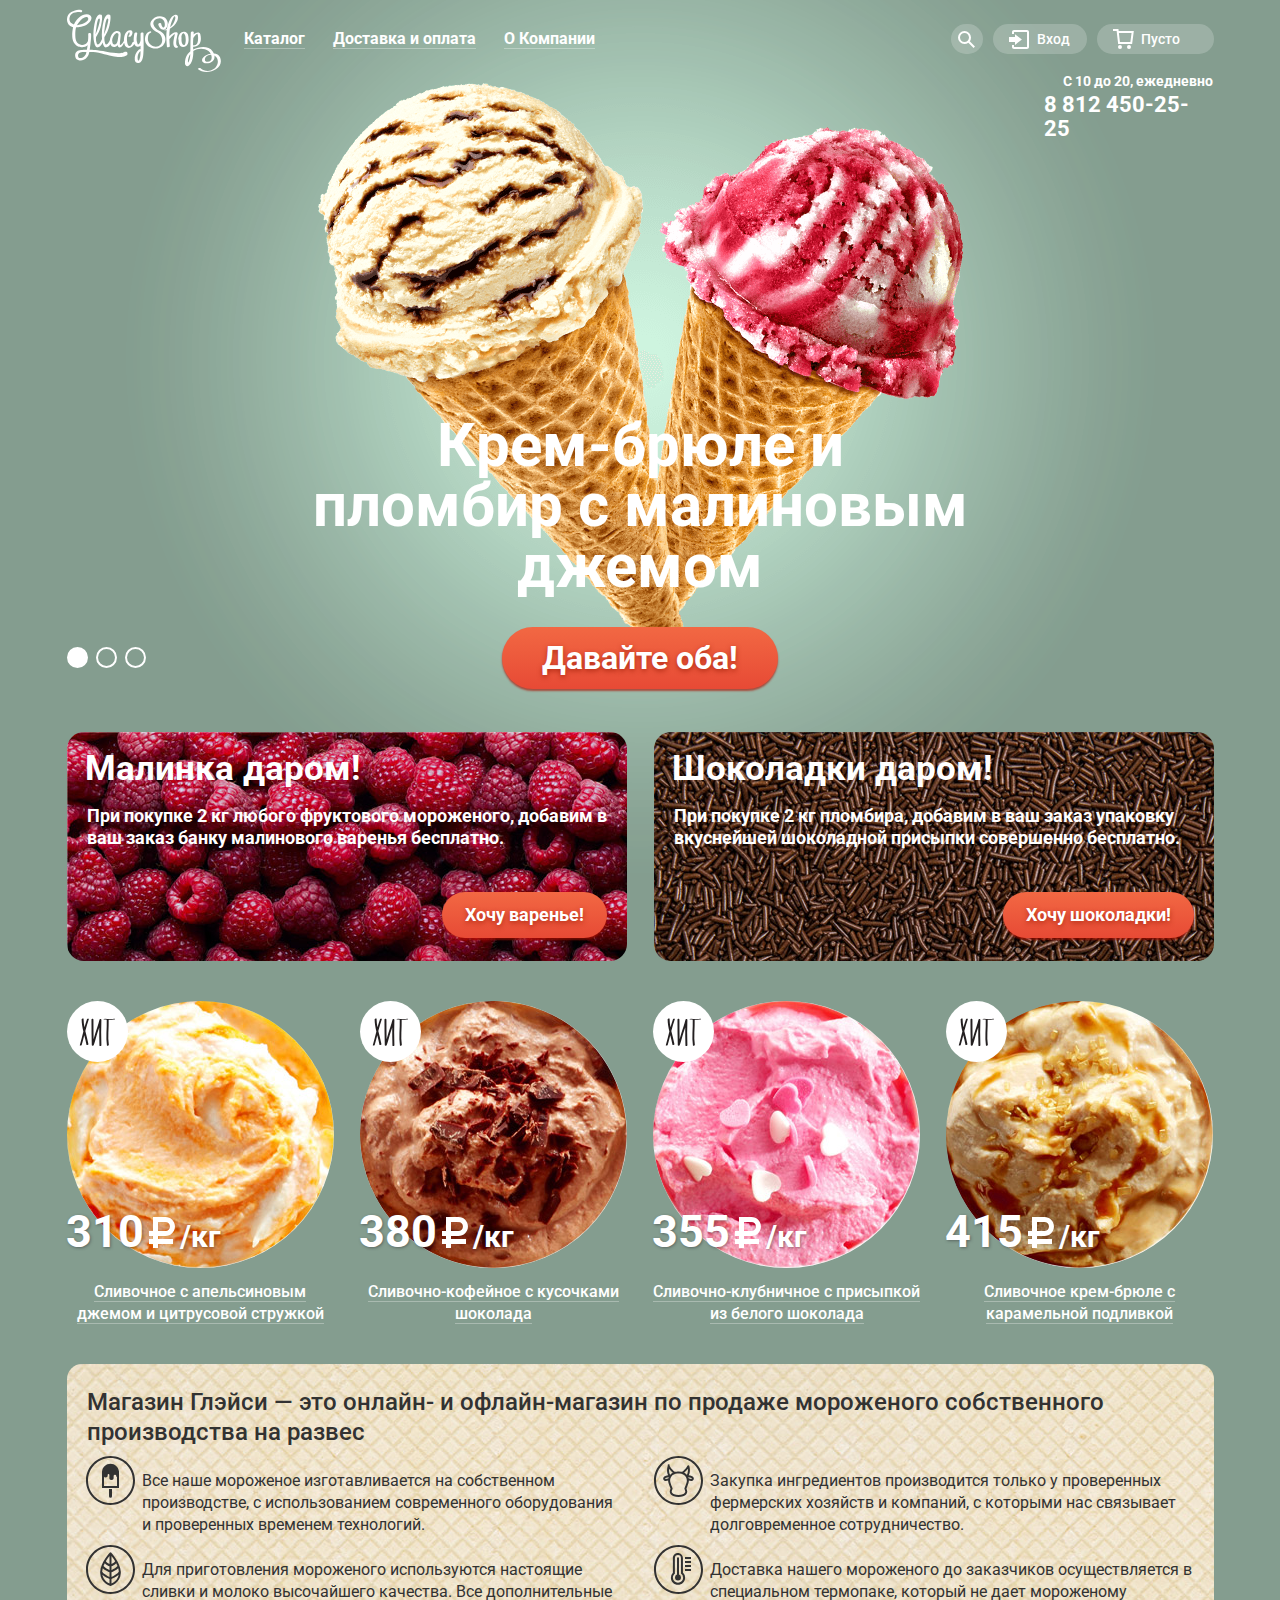
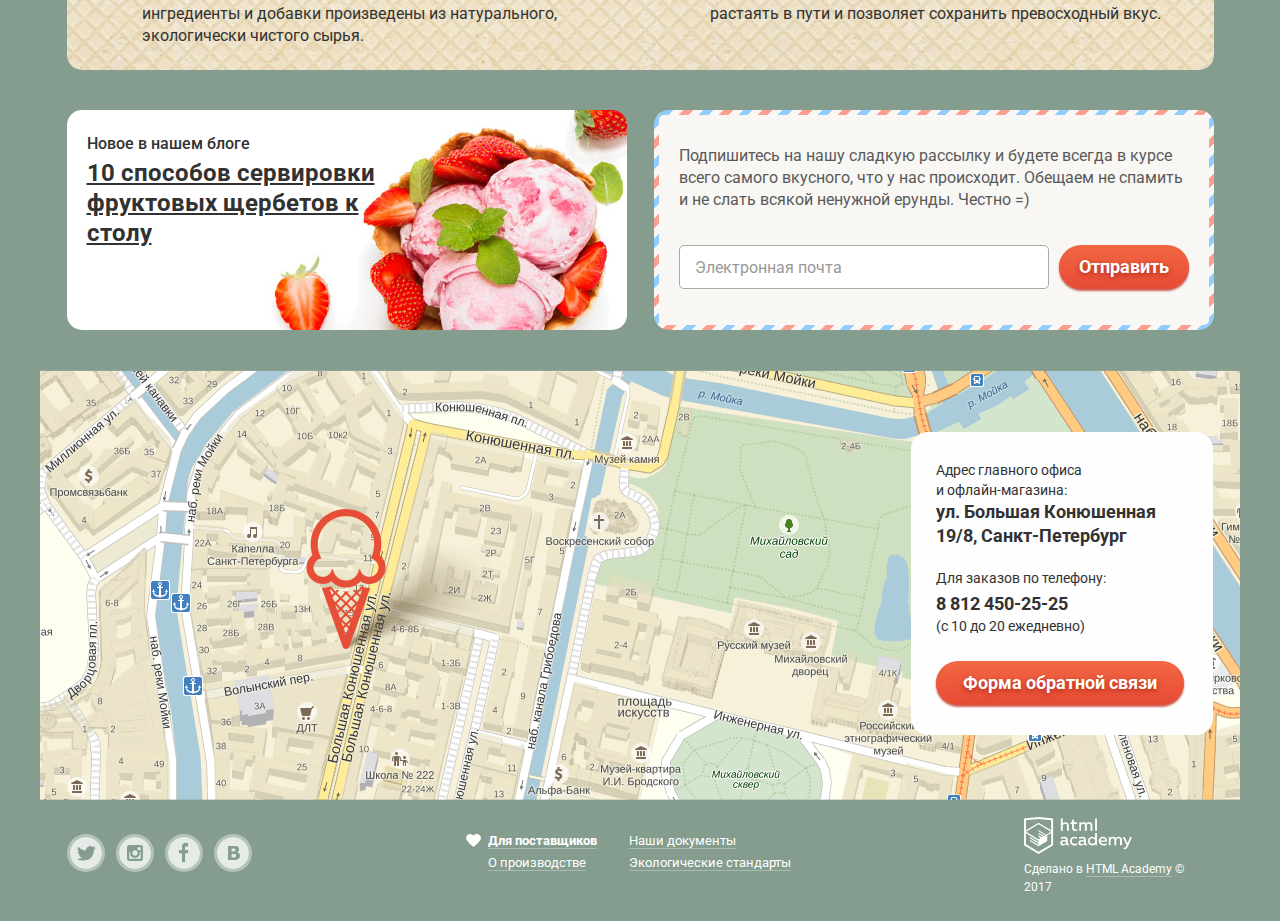
<file: index.html>
<!DOCTYPE html>
<html lang="ru">
<head>
  <meta charset="utf-8">
  <title>HTML Academy: Глейси</title>
  <link href="https://fonts.googleapis.com/css?family=Roboto:400,500,700&amp;subset=cyrillic" rel="stylesheet">
  <link href="css/normalize.css" rel="stylesheet">
  <link href="css/style.min.css" rel="stylesheet">
</head>
<body>
  <input class="visually-hidden" type="radio" id="product-1" name="toggle" checked>
  <input class="visually-hidden" type="radio" id="product-2" name="toggle">
  <input class="visually-hidden" type="radio" id="product-3" name="toggle">
  <div class="site-wrapper">
    <header class="main-header">
      <div class="container">
        <nav class="main-navigation">
          <a class="wrapper-logo">
            <img class="main-header-logo" src="img/svg-gllacy/logo.svg" width="154" height="64" alt="Логотип магазина Глейси">
          </a>
          <ul class="site-navigation">
            <li>
              <a class="site-navigation-link modal-catalog-link" href="#"><span class="underline-wrapper">Каталог</span></a>
              <ul class="modal modal-catalog-list">
                <li class="modal-catalog-item"><a href="#">Новинки</a></li>
                <li class="modal-catalog-item"><a href="catalog.html">Сливочное</a></li>
                <li class="modal-catalog-item"><a href="#">Щербеты</a></li>
                <li class="modal-catalog-item"><a href="#">Фруктовый лед</a></li>
                <li class="modal-catalog-item"><a href="#">Мелорин</a></li>
              </ul>
            </li>
            <li><a class="site-navigation-link" href="#"><span class="underline-wrapper">Доставка и оплата</span></a></li>
            <li><a class="site-navigation-link" href="#"><span class="underline-wrapper">О Компании</span></a></li>
          </ul>
          <ul class="user-navigation">
            <li class="user-navigation-search">
              <a class="search user-navigation-link" href="#"><svg xmlns="http://www.w3.org/2000/svg" xmlns:xlink="http://www.w3.org/1999/xlink" width="17" height="17" viewBox="0 0 17 17"><path fill="#fff" d="M16.958 15.527L11.75 10.32A6.455 6.455 0 0 0 13 6.5 6.5 6.5 0 1 0 6.5 13a6.465 6.465 0 0 0 3.839-1.263l5.205 5.204 1.414-1.414zM6.5 11C4.019 11 2 8.981 2 6.5S4.019 2 6.5 2 11 4.019 11 6.5 8.981 11 6.5 11z"/></svg>
                <span class="visually-hidden">Поиск</span>
              </a>
              <form class="modal modal-search-form" action="https://echo.htmlacademy.ru" method="post">
                <p class="text-input">
                  <input class="text-input-field" type="search" name="modal-search" id="modal-search-field" placeholder="Что ищем?">
                  <label class="text-input-label visually-hidden" for="modal-search-field">Что ищем?</label>                  
                </p>
              </form>
            </li>
            <li class="user-navigation-login">
              <a class="user-navigation-link" href="#"><svg xmlns="http://www.w3.org/2000/svg" xmlns:xlink="http://www.w3.org/1999/xlink" width="21" height="19" viewBox="0 0 21 19"><path d="M6 14.875L12.917 9.5 6 4.125v2.917H-.042v4.917H6z" fill="#fff"/><path d="M18 0H5C3.9 0 3 .9 3 2v2h2V2h13v15H5v-2H3v2c0 1.1.9 2 2 2h13c1.1 0 2-.9 2-2V2c0-1.1-.9-2-2-2z" fill="#fff"/></svg>Вход</a>
              <section class="modal modal-login">
                <h2 class="visually-hidden">Пожалуйста, введите электронную почту и пароль или зарегистрируйтесь</h2>
                <form class="modal-login-form" action="https://echo.htmlacademy.ru" method="post">
                  <p class="text-input">
                    <input class="text-input-field" type="email" name="login-email" id="login-email-field" placeholder="Электронная почта">
                    <label class="text-input-label visually-hidden" for="login-email-field">Электронная почта</label>                    
                  </p>
                  <p class="text-input">
                    <input class="text-input-field" type="password" name="login-password" id="login-password-field" placeholder="Пароль">
                    <label class="text-input-label visually-hidden" for="login-password-field">Пароль</label>
                  </p>
                  <div class="modal-login-container">
                    <button class="button" type="submit">Войти</button>
                    <div class="link-wrapper">
                      <a href="#"><span class="underline-wrapper">Забыли пароль?</span></a>
                      <a href="#"><span class="underline-wrapper">Новая регистрация</span></a>
                    </div>
                  </div>
                </form>
              </section>
            </li>
            <li class="user-navigation-cart">
              <a class="cart user-navigation-link" href="#"><svg xmlns="http://www.w3.org/2000/svg" width="21" height="20" viewBox="0 0 21 20"><path d="M5.657 2.031L5.422 0H0v2h3.64l1.5 13h13.988l1.699-12.969H5.657zM17.372 13H6.922L5.888 4.031h12.66L17.372 13z" fill="#fff"/><circle cx="6.984" cy="18" r="2" fill="#fff"/><circle cx="15.984" cy="18" r="2" fill="#fff"/></svg>Пусто</a>
            </li>
          </ul>
        </nav>
        <div class="wrapper-add-information">
          <p class="open-hours">C 10 до 20, ежедневно</p>
          <a href="tel:+88124502525">8 812 450-25-25</a>
        </div>
      </div>
    </header>
    <h1 class="visually-hidden">Магазин "Глейси"</h1>
    <main>
      <div class="container">
        <section class="slider">
          <h2 class="visually-hidden">Лучшие предложения!</h2>
          <div class="slider-controls">
            <label for="product-1"><span class="visually-hidden">Первый</span></label>
            <label for="product-2"><span class="visually-hidden">Второй</span></label>
            <label for="product-3"><span class="visually-hidden">Третий</span></label>
          </div>
          <ul class="slider-list">
            <li class="slider-item slide" id="slide1">
              <h3 class="slide-title">Крем-брюле и пломбир с малиновым джемом</h3>
              <a class="button button-large slide-button" href="#">Давайте оба!</a>
            </li>
            <li class="slider-item slide" id="slide2">
              <h3 class="slide-title">Шоколадный пломбир и лимонный сорбет </h3>
              <a class="button button-large slide-button" href="#">Давайте оба!</a>
            </li>
            <li class="slider-item slide" id="slide3">
              <h3 class="slide-title">Пломбир с помадкой и клубничный щербет</h3>
              <a class="button button-large slide-button" href="#">Давайте оба!</a>
            </li>
          </ul>
        </section>
        <section class="promotion">
          <h2 class="visually-hidden">Акции</h2>
          <ul class="promotion-list">
            <li class="promotion-item">
              <h3>Малинка даром!</h3>
              <p>При покупке 2 кг любого фруктового мороженого, добавим в ваш заказ банку малинового варенья бесплатно.</p>
              <a class="button">Хочу варенье!</a>
            </li>
            <li class="promotion-item">
              <h3>Шоколадки даром!</h3>
              <p>При покупке 2 кг пломбира, добавим в ваш заказ упаковку вкуснейшей шоколадной присыпки совершенно бесплатно.</p>
              <a class="button">Хочу шоколадки!</a>
            </li>
          </ul>
        </section>
        <section class="catalog hit-catalog">
          <h2 class="visually-hidden">Каталог</h2>
          <ul class="catalog-list">
            <li class="catalog-item">
              <img src="img/ice-cream-1.jpg" width="267" height="267" alt="Сливочное с апельсиновым джемом и цитрусовой стружкой">
              <span class="price">
                <b>310</b>
                <span>/кг</span>
              </span>
              <h3><a href="#"><span class="underline-wrapper">Сливочное с апельсиновым джемом и цитрусовой стружкой</span></a></h3>
              <div class="button-wrapper"><button class="button">Быстрый просмотр</button></div>
            </li>
            <li class="catalog-item">
              <img src="img/ice-cream-2.jpg" width="267" height="267" alt="Сливочно-кофейное с кусочками шоколада">
              <span class="price">
                <b>380</b>
                <span>/кг</span>
              </span>
              <h3><a href="#"><span class="underline-wrapper">Сливочно-кофейное с кусочками шоколада</span></a></h3>
              <div class="button-wrapper"><button class="button">Быстрый просмотр</button></div>
            </li>
            <li class="catalog-item">
              <img src="img/ice-cream-3.jpg" width="267" height="267" alt="Сливочно-клубничное с присыпкой из белого шоколада">
              <span class="price">
                <b>355</b>
                <span>/кг</span>
              </span>
              <h3><a href="#"><span class="underline-wrapper">Сливочно-клубничное с присыпкой из белого шоколада</span></a></h3>
              <div class="button-wrapper"><button class="button">Быстрый просмотр</button></div>
            </li>
            <li class="catalog-item">
              <img src="img/ice-cream-4.jpg" width="267" height="267" alt="Сливочное крем-брюле с карамельной подливкой">
              <span class="price">
                <b>415</b>
                <span>/кг</span>
              </span>
              <h3><a href="#"><span class="underline-wrapper">Сливочное крем-брюле с карамельной подливкой</span></a></h3>
              <div class="button-wrapper"><button class="button">Быстрый просмотр</button></div>
            </li>
          </ul>
        </section>
        <section class="features">
          <h2 class="visually-hidden">Преимущества</h2>
          <p class="gllacy-description">Магазин Глэйси — это онлайн- и офлайн-магазин по продаже мороженого собственного производства на развес</p>
          <ul class="features-list">
            <li class="feature-item">Все наше мороженое изготавливается на собственном производстве, с использованием современного оборудования и проверенных временем технологий.</li>
            <li class="feature-item">Закупка ингредиентов  производится только у проверенных фермерских хозяйств и компаний, с которыми нас связывает долговременное сотрудничество.</li>
            <li class="feature-item">Для приготовления мороженого используются настоящие сливки и молоко высочайшего качества. Все дополнительные ингредиенты и добавки произведены из натурального, экологически чистого сырья. </li>
            <li class="feature-item">Доставка нашего мороженого до заказчиков осуществляется в специальном термопаке, который не дает мороженому растаять в пути и позволяет сохранить превосходный вкус.</li>
          </ul>
        </section>
        <div class="column-wrapper">
          <article class="blog-news">
            <h2>Новое в нашем блоге</h2>
            <a href="#">10 способов сервировки фруктовых щербетов к столу</a>
          </article>
          <section class="subscription">
            <h2 class="visually-hidden">Подписка на рассылку</h2>
            <form class="subscription-form" action="https://echo.htmlacademy.ru" method="post">
              <p class="subscription-description">Подпишитесь на нашу сладкую рассылку и будете всегда в курсе всего самого вкусного, что у нас происходит. Обещаем не спамить и не слать всякой ненужной ерунды. Честно =)</p>
              <div class="wrapper">
                <p class="text-input">
                  <input class="text-input-field" type="email" name="subscription-email" id="subscription-email-field" placeholder="Электронная почта">
                  <label class="text-input-label visually-hidden" for="subscription-email-field">Электронная почта</label>
                </p> 
                <button class="button" type="submit">Отправить</button>
              </div>
            </form>
          </section>
        </div>
      </div>
      <section class="contacts">
        <h2 class="visually-hidden">Контакты</h2>
        <div class="map-wrapper">
          <iframe class="interactive-map" src="https://www.google.com/maps/embed?pb=!1m18!1m12!1m3!1d1998.59910436516!2d30.320894615654417!3d59.93879418187623!2m3!1f0!2f0!3f0!3m2!1i1024!2i768!4f13.1!3m3!1m2!1s0x4696310fca5ba729%3A0xea9c53d4493c879f!2z0JHQvtC70YzRiNCw0Y8g0JrQvtC90Y7RiNC10L3QvdCw0Y8g0YPQuy4sIDE5LCDQodCw0L3QutGCLdCf0LXRgtC10YDQsdGD0YDQsywgMTkxMTg2!5e0!3m2!1sru!2sru!4v1522777950196" width="1200" height="430" style="border:0" allowfullscreen></iframe>
          <img class="map-image visually-hidden" src="img/map.png" width="1200" height="430" alt="Мы находимся по адресу ул. Большая Конюшенная 19/8, Санкт-Петербург">
          <div class="contacts-wrapper">
            <div class="contact-information">
              <p class="adress">Адрес главного офиса<br>и офлайн-магазина:<br><b>ул. Большая Конюшенная 19/8, Санкт-Петербург</b></p>
              <p class="phone">Для заказов по телефону:<br><a href="tel:+88124502525">8 812 450-25-25</a><br>(с 10 до 20 ежедневно)</p>
            </div>
            <a class="button feedback-button" href="#">Форма обратной связи</a>
          </div>
        </div>
      </section>
    </main>
    <footer class="main-footer">
      <ul class="footer-social">
        <li><a class="social-button social-tw" href="#"><span class="visually-hidden">Twitter</span></a></li>
        <li><a class="social-button social-ig" href="#"><span class="visually-hidden">Instagram</span></a></li>
        <li><a class="social-button social-fb" href="#"><span class="visually-hidden">Facebook</span></a></li>
        <li><a class="social-button social-vk" href="#"><span class="visually-hidden">Вконтакте</span></a></li>
      </ul>
      <div class="footer-info-wrapper">
        <ul class="footer-info footer-links-part">
          <li><a class="active" href="#"><span class="underline-wrapper">Для поставщиков</span></a></li>
          <li><a href="#"><span class="underline-wrapper">О производстве</span></a></li>
        </ul>
        <ul class="footer-info footer-links-part">
          <li><a href="#"><span class="underline-wrapper">Наши документы</span></a></li>
          <li><a href="#"><span class="underline-wrapper">Экологические стандарты</span></a></li>
        </ul>
      </div>
      <div class="footer-copyright">
        <a href="https://htmlacademy.ru/intensive/htmlcss"><img src="img/svg-gllacy/logo-htmlacademy.svg" width="108" height="39" alt="Логотип HTML-академии"></a>
        <p>Сделано в <a href="https://htmlacademy.ru/intensive/htmlcss"><span class="underline-wrapper">HTML Academy</span></a> © 2017</p>
      </div>
    </footer>
    <section class="modal modal-feedback">
      <h2 class="visually-hidden">Обратная связь</h2>
      <p>Мы обязательно вам ответим!</p>
      <form class="modal-feedback-form" action="https://echo.htmlacademy.ru" method="post">
        <p class="text-input">
          <input class="text-input-field" type="text" name="feedback-name" id="feedback-name-field" placeholder="Как вас зовут?">
          <label class="text-input-label visually-hidden" for="feedback-name-field">Как вас зовут?</label>          
        </p>
        <p class="text-input">
          <input class="text-input-field" type="email" name="feedback-email" id="feedback-email-field" placeholder="Ваша почта для ответа?">
          <label class="text-input-label visually-hidden" for="feedback-email-field">Ваша почта для ответа?</label>          
        </p>
        <p class="text-input review">
          <textarea class="text-input-field" name="feedback-text" id="feedback-text-field" required>Напишите что-нибудь...</textarea>
          <label class="text-input-label visually-hidden" for="feedback-text-field">Напишите что-нибудь...</label>
        </p>
        <button class="button" type="submit">Отправить</button>
      </form>
      <button class="modal-close"><span class="visually-hidden">Закрыть окно с обратной связью</span></button>
    </section>
  </div>
  <script src="js/scripts.min.js"></script>
</body>
</html>
</file>
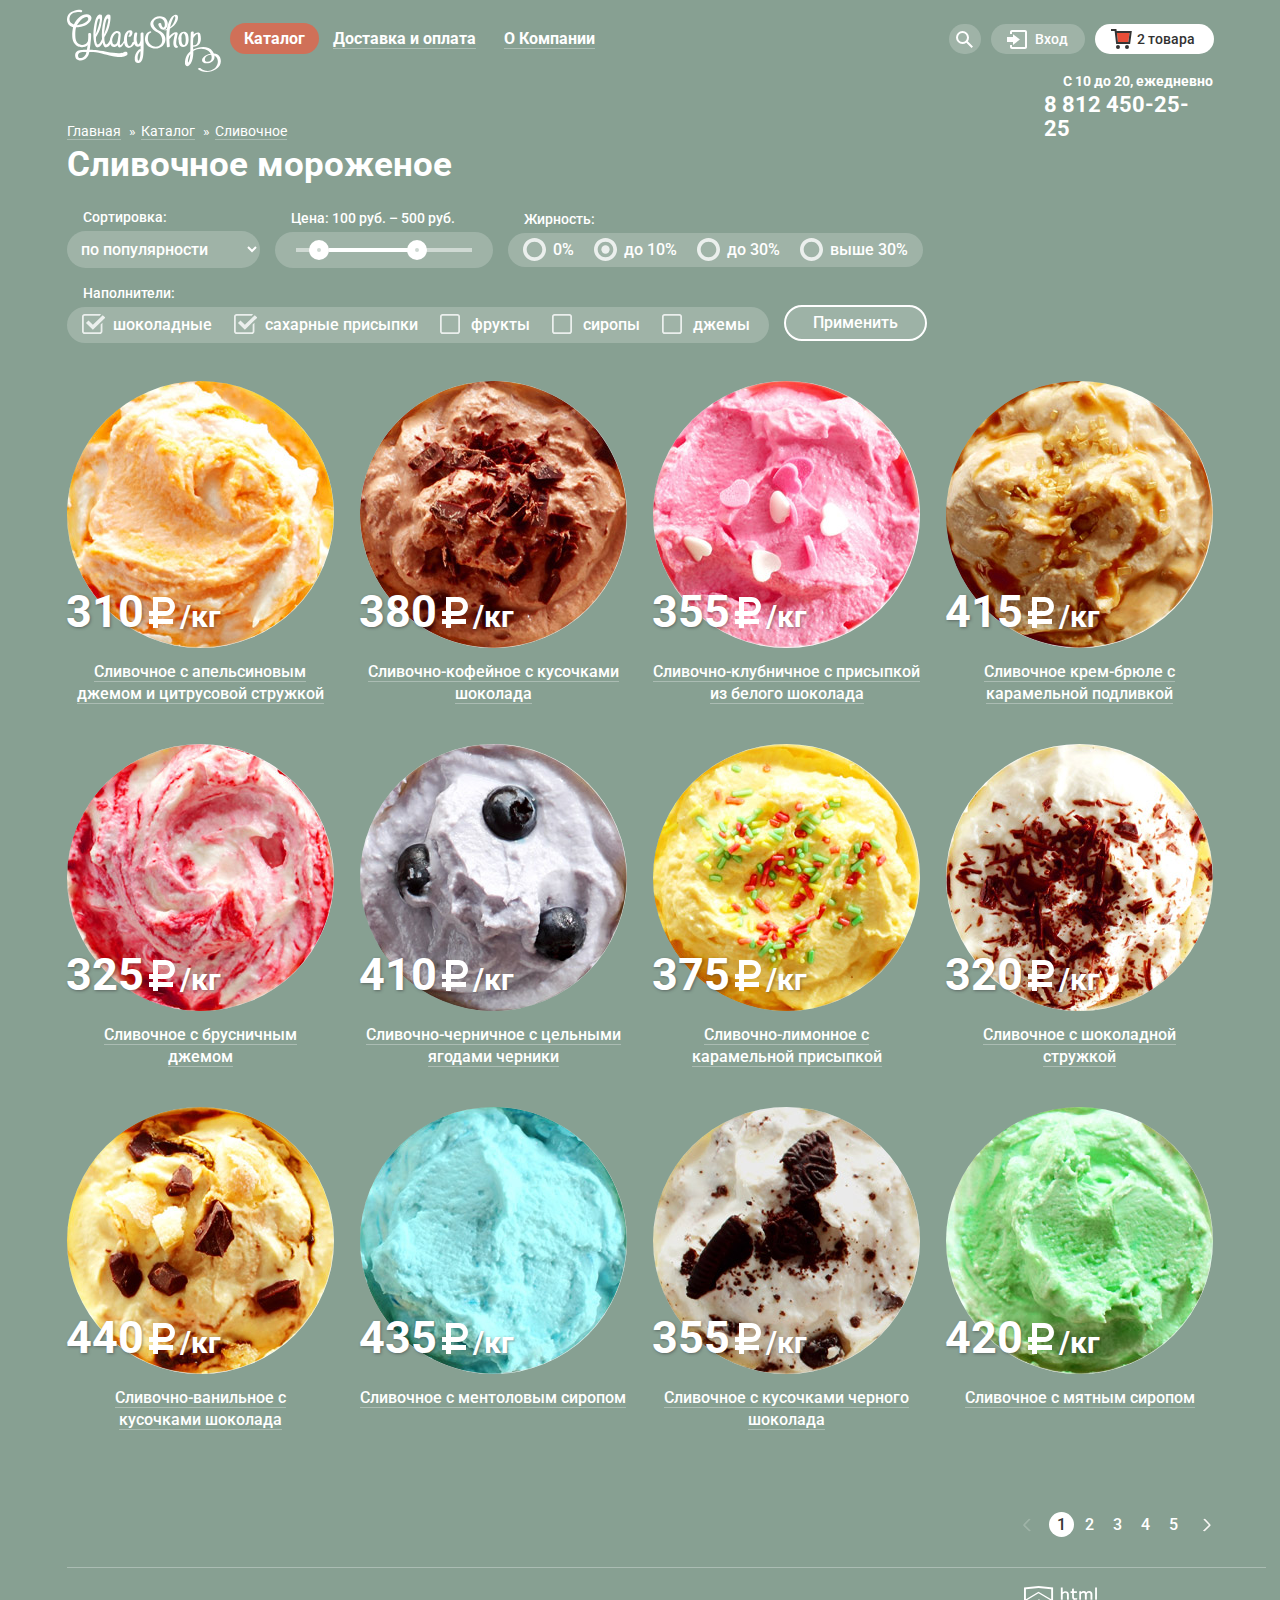
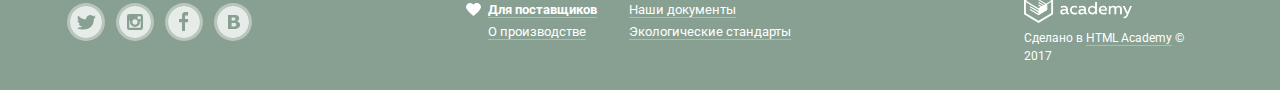
<file: catalog.html>
<!DOCTYPE html>
<html lang="ru">
<head>
  <meta charset="utf-8">
  <title>HTML Academy: Глейси</title>
  <link href="https://fonts.googleapis.com/css?family=Roboto:400,500,700&amp;subset=cyrillic" rel="stylesheet">
  <link href="css/normalize.css" rel="stylesheet">
  <link href="css/style.min.css" rel="stylesheet">
</head>
<body class="catalog-page">
  <div class="container">
    <header class="main-header">
      <nav class="main-navigation">
        <a class="wrapper-logo" href="index.html">
          <img class="main-header-logo" src="img/svg-gllacy/logo.svg" width="154" height="64" alt="Логотип магазина Глейси">
        </a>
        <ul class="site-navigation">
          <li>
            <a class="link-active site-navigation-link" href="#"><span class="underline-wrapper">Каталог</span></a>
            <ul class="modal modal-catalog-list">
              <li class="modal-catalog-item"><a href="#">Новинки</a></li>
              <li class="modal-catalog-item active"><a href="catalog.html">Сливочное</a></li>
              <li class="modal-catalog-item"><a href="#">Щербеты</a></li>
              <li class="modal-catalog-item"><a href="#">Фруктовый лед</a></li>
              <li class="modal-catalog-item"><a href="#">Мелорин</a></li>
            </ul>
          </li>
          <li><a class="site-navigation-link" href="#"><span class="underline-wrapper">Доставка и оплата</span></a></li>
          <li><a class="site-navigation-link" href="#"><span class="underline-wrapper">О Компании</span></a></li>
        </ul>
        <ul class="user-navigation">
          <li class="user-navigation-search">
            <a class="search user-navigation-link" href="#"><svg xmlns="http://www.w3.org/2000/svg" xmlns:xlink="http://www.w3.org/1999/xlink" width="17" height="17" viewBox="0 0 17 17"><path fill="#fff" d="M16.958 15.527L11.75 10.32A6.455 6.455 0 0 0 13 6.5 6.5 6.5 0 1 0 6.5 13a6.465 6.465 0 0 0 3.839-1.263l5.205 5.204 1.414-1.414zM6.5 11C4.019 11 2 8.981 2 6.5S4.019 2 6.5 2 11 4.019 11 6.5 8.981 11 6.5 11z"/></svg>
              <span class="visually-hidden">Поиск</span>
            </a>
            <form class="modal modal-search-form" action="https://echo.htmlacademy.ru" method="post">
              <p class="text-input">
                <input class="text-input-field" type="search" name="modal-search" id="modal-search-field" placeholder="Что ищем?">
                <label class="text-input-label visually-hidden" for="modal-search-field">Что ищем?</label>                  
              </p>
            </form>
          </li>
          <li class="user-navigation-login">
            <a class="user-navigation-link"><svg xmlns="http://www.w3.org/2000/svg" xmlns:xlink="http://www.w3.org/1999/xlink" width="21" height="19" viewBox="0 0 21 19"><path d="M6 14.875L12.917 9.5 6 4.125v2.917H-.042v4.917H6z" fill="#fff"/><path d="M18 0H5C3.9 0 3 .9 3 2v2h2V2h13v15H5v-2H3v2c0 1.1.9 2 2 2h13c1.1 0 2-.9 2-2V2c0-1.1-.9-2-2-2z" fill="#fff"/></svg>Вход</a>
            <section class="modal modal-login">
              <h2 class="visually-hidden">Пожалуйста, введите электронную почту и пароль или зарегистрируйтесь</h2>
              <form class="modal-login-form" action="https://echo.htmlacademy.ru" method="post">
                <p class="text-input">
                  <input class="text-input-field" type="email" name="login-email" id="login-email-field" placeholder="Электронная почта">
                  <label class="text-input-label visually-hidden" for="login-email-field">Электронная почта</label>                    
                </p>
                <p class="text-input">
                  <input class="text-input-field" type="password" name="login-password" id="login-password-field" placeholder="Пароль">
                  <label class="text-input-label visually-hidden" for="login-password-field">Пароль</label>
                </p>
                <div class="modal-login-container">
                  <button class="button" type="submit">Войти</button>
                  <div class="link-wrapper">
                    <a href="#"><span class="underline-wrapper">Забыли пароль?</span></a>
                    <a href="#"><span class="underline-wrapper">Новая регистрация</span></a>
                  </div>
                </div>
              </form>
            </section>
          </li>
          <li class="user-navigation-cart">
            <a class="cart full-cart user-navigation-link" href="#"><svg xmlns="http://www.w3.org/2000/svg" width="21" height="20" viewBox="0 0 21 20"><path fill="#E84D37" d="M5.888 4.031L6.922 13h10.45l1.176-8.969z"/><circle fill="#343434" cx="6.984" cy="18" r="2"/><circle fill="#343434" cx="15.984" cy="18" r="2"/><path fill="#343434" d="M5.657 2.031L5.422 0H0v2h3.64l1.5 13h13.988l1.699-12.969H5.657zM17.372 13H6.922L5.888 4.031h12.66L17.372 13z"/></svg><span class="cart-count">2</span> товара</a>
            <section class="modal modal-cart">
              <h2 class="visually-hidden">Товары в корзине</h2>
              <table class="cart-items-list">
                <tr class="orders-row">
                  <td class="cancel-button">
                    <button type="button"><span class="visually-hidden">Отмена</span></button>
                  </td>
                  <td class="item-image">
                    <img src="img/small-ice-cream-1.jpg" width="33" height="33" alt="Пломбир с апельсиновым джемом">
                  </td>
                  <td class="item-name">Пломбир с апельсиновым джемом</td>
                  <td class="item-amount">1,5 кг х <span>200 руб</span></td>
                  <td class="item-price">300 руб.</td>
                </tr>
                <tr class="orders-row">
                  <td class="cancel-button">
                    <button type="button"><span class="visually-hidden">Отмена</span></button>
                  </td>
                  <td class="item-image">
                    <img src="img/small-ice-cream-2.jpg" width="33" height="33" alt="Клубничный пломбир с присыпкой из белого шоколада">
                  </td>
                  <td class="item-name">Клубничный пломбир с присыпкой из белого шоколада</td>
                  <td class="item-amount">1,5 кг х <span>300 руб</span></td>
                  <td class="item-price">450 руб.</td>
                </tr>
                <tr class="orders-row">
                  <td class="total" colspan="5">Итого:
                    <span>750 руб.</span>
                  </td>
                </tr>
                <tr class="orders-row">
                  <td class="order-button" colspan="5">
                    <button class="button">Оформить заказ</button>
                  </td>
                </tr>
              </table>
            </section>
          </li>
        </ul>
      </nav>
      <div class="wrapper-add-information">
        <p class="open-hours">C 10 до 20, ежедневно</p>
        <a href="tel:+88124502525">8 812 450-25-25</a>
      </div>
    </header>
  </div>
  <div class="container">
    <ul class="breadcrumbs">
      <li><a href="index.html"><span class="underline-wrapper">Главная</span></a></li>
      <li><a href="#"><span class="underline-wrapper">Каталог</span></a></li>
      <li><a href="#" class="breadcrumbs-link-current"><span class="underline-wrapper">Сливочное</span></a></li>
    </ul>  
    <section class="filter">
      <h2>Сливочное мороженое</h2>
      <form class="filter-form" action="https://echo.htmlacademy.ru" method="post">
        <div class ="fieldset-wrapper">
          <fieldset>
            <legend>Сортировка:</legend>
            <select class="sorting-filter" name="ice-cream-sorting">
              <option class="sorting-filter-option" value="popular">по популярности</option>
              <option class="sorting-filter-option" value="cheap">сначала недорогие</option>
              <option class="sorting-filter-option" value="expensive">сначала дорогие</option>
              <option class="sorting-filter-option" value="creamy">по жирности</option>
            </select>
          </fieldset>
        </div>
        <div class ="fieldset-wrapper">
          <fieldset>
            <legend>Цена: 100 руб. – 500 руб.</legend>
            <div class="range-controls">
              <div class="scale">
                <div class="bar"></div>
              </div>
            </div>
          </fieldset>
        </div>
        <div class ="fieldset-wrapper">
          <fieldset>
            <legend>Жирность:</legend>
            <ul class="creamy-list">
              <li>
                <input class="creamy-list-radio-button visually-hidden" name="creamy-sorting" id="creamy-sorting-first" type="radio" value="0%">
                <label class="radio-button-label" for="creamy-sorting-first">0%</label>
              </li>
              <li>
                <input class="creamy-list-radio-button visually-hidden" name="creamy-sorting" id="creamy-sorting-second" type="radio" value="до 10%" checked>
                <label class="radio-button-label" for="creamy-sorting-second">до 10%</label>
              </li>
              <li>
                <input class="creamy-list-radio-button visually-hidden" name="creamy-sorting" id="creamy-sorting-third" type="radio" value="до 30%">
                <label class="radio-button-label" for="creamy-sorting-third">до 30%</label>
              </li>
              <li>
                <input class="creamy-list-radio-button visually-hidden" name="creamy-sorting" id="creamy-sorting-fourth" type="radio" value="выше 30%">
                <label class="radio-button-label" for="creamy-sorting-fourth">выше 30%</label>
              </li>                    
            </ul>
          </fieldset>
        </div>
        <div class ="fieldset-wrapper">
          <fieldset>
            <legend>Наполнители:</legend>
            <ul class="filler-list">
              <li class="checkbox-container">
                <input class="filler-checkbox visually-hidden" name="chocolate" id="chocolate-filler" type="checkbox" checked>
                <label class="checkbox-label" for="chocolate-filler">шоколадные</label>
              </li>
              <li>
                <input class="filler-checkbox visually-hidden" name="sugar-powders" id="sugar-powders-filler" type="checkbox" checked>
                <label class="checkbox-label" for="sugar-powders-filler">сахарные присыпки</label>
              </li>
              <li>
                <input class="filler-checkbox visually-hidden" name="fruits" id="fruits-filler" type="checkbox">
                <label class="checkbox-label" for="fruits-filler">фрукты</label>
              </li>
              <li>
                <input class="filler-checkbox visually-hidden" name="syrups" id="syrups-filler" type="checkbox">
                <label class="checkbox-label" for="syrups-filler">сиропы</label>
              </li>
              <li>
                <input class="filler-checkbox visually-hidden" name="jams" id="jams-filler" type="checkbox">
                <label class="checkbox-label" for="jams-filler">джемы</label>
              </li>
            </ul>
          </fieldset>
        </div>
        <button class="button">Применить</button>
      </form>
    </section>
    <section class="catalog">
      <h2 class="visually-hidden">Каталог</h2>
      <ul class="catalog-list">
        <li class="catalog-item">
          <img src="img/ice-cream-1.jpg" width="267" height="267" alt="Сливочное с апельсиновым джемом и цитрусовой ">
          <span class="price">
            <b>310</b>
            <span>/кг</span>
          </span>
          <h3><a href="#"><span class="underline-wrapper">Сливочное с апельсиновым джемом и цитрусовой стружкой</span></a></h3>
          <div class="button-wrapper"><button class="button">Быстрый просмотр</button></div>
        </li>
        <li class="catalog-item">
          <img src="img/ice-cream-2.jpg" width="267" height="267" alt="Сливочно-кофейное с кусочками шоколада">
          <span class="price">
            <b>380</b>
            <span>/кг</span>
          </span>
          <h3><a href="#"><span class="underline-wrapper">Сливочно-кофейное с кусочками шоколада</span></a></h3>
          <div class="button-wrapper"><button class="button">Быстрый просмотр</button></div>
        </li>
        <li class="catalog-item">
          <img src="img/ice-cream-3.jpg" width="267" height="267" alt="Сливочно-клубничное с присыпкой из белого шоколада">
          <span class="price">
            <b>355</b>
            <span>/кг</span>
          </span>
          <h3><a href="#"><span class="underline-wrapper">Сливочно-клубничное с присыпкой из белого шоколада</span></a></h3>
          <div class="button-wrapper"><button class="button">Быстрый просмотр</button></div>
        </li>
        <li class="catalog-item">
          <img src="img/ice-cream-4.jpg" width="267" height="267" alt="Сливочное крем-брюле с карамельной подливкой">
          <span class="price">
            <b>415</b>
            <span>/кг</span>
          </span>
          <h3><a href="#"><span class="underline-wrapper">Сливочное крем-брюле с карамельной подливкой</span></a></h3>
          <div class="button-wrapper"><button class="button">Быстрый просмотр</button></div>
        </li>
        <li class="catalog-item">
          <img src="img/ice-cream-5.jpg" width="267" height="267" alt="Сливочное с брусничным джемом">
          <span class="price">
            <b>325</b>
            <span>/кг</span>
          </span>
          <h3><a href="#"><span class="underline-wrapper">Сливочное с брусничным<br>джемом</span></a></h3>
          <div class="button-wrapper"><button class="button">Быстрый просмотр</button></div>
        </li>
        <li class="catalog-item">
          <img src="img/ice-cream-6.jpg" width="267" height="267" alt="Сливочно-черничное с цельными ягодами черники">
          <span class="price">
            <b>410</b>
            <span>/кг</span>
          </span>
          <h3><a href="#"><span class="underline-wrapper">Сливочно-черничное с цельными ягодами черники</span></a></h3>
          <div class="button-wrapper"><button class="button">Быстрый просмотр</button></div>
        </li>
        <li class="catalog-item">
          <img src="img/ice-cream-7.jpg" width="267" height="267" alt="Сливочно-лимонное с карамельной присыпкой">
          <span class="price">
            <b>375</b>
            <span>/кг</span>
          </span>
          <h3><a href="#"><span class="underline-wrapper">Сливочно-лимонное с карамельной присыпкой</span></a></h3>
          <div class="button-wrapper"><button class="button">Быстрый просмотр</button></div>
        </li>
        <li class="catalog-item">
          <img src="img/ice-cream-8.jpg" width="267" height="267" alt="Сливочное с шоколадной стружкой">
          <span class="price">
            <b>320</b>
            <span>/кг</span>
          </span>
          <h3><a href="#"><span class="underline-wrapper">Сливочное с шоколадной стружкой</span></a></h3>
          <div class="button-wrapper"><button class="button">Быстрый просмотр</button></div>
        </li>
        <li class="catalog-item">
          <img src="img/ice-cream-9.jpg" width="267" height="267" alt="Сливочно-ванильное с кусочками шоколада">
          <span class="price">
            <b>440</b>
            <span>/кг</span>
          </span>
          <h3><a href="#"><span class="underline-wrapper">Сливочно-ванильное с<br>кусочками шоколада</span></a></h3>
          <div class="button-wrapper"><button class="button">Быстрый просмотр</button></div>
        </li>
        <li class="catalog-item">
          <img src="img/ice-cream-10.jpg" width="267" height="267" alt="Сливочноe с ментоловым сиропом">
          <span class="price">
            <b>435</b>
            <span>/кг</span>
          </span>
          <h3><a href="#"><span class="underline-wrapper">Сливочноe с ментоловым сиропом</span></a></h3>
          <div class="button-wrapper"><button class="button">Быстрый просмотр</button></div>
        </li>
        <li class="catalog-item">
          <img src="img/ice-cream-11.jpg" width="267" height="267" alt="Сливочное с кусочками черного шоколада">
          <span class="price">
            <b>355</b>
            <span>/кг</span>
          </span>
          <h3><a href="#"><span class="underline-wrapper">Сливочное с кусочками черного шоколада</span></a></h3>
          <div class="button-wrapper"><button class="button">Быстрый просмотр</button></div>
        </li>
        <li class="catalog-item">
          <img src="img/ice-cream-12.jpg" width="267" height="267" alt="Сливочное с мятным сиропом">
          <span class="price">
            <b>420</b>
            <span>/кг</span>
          </span>
          <h3><a href="#"><span class="underline-wrapper">Сливочное с мятным сиропом</span></a></h3>
          <div class="button-wrapper"><button class="button">Быстрый просмотр</button></div>
        </li>
      </ul>
      <ul class="pagination">
        <li><a class="pagination-link-arrow pagination-link-prev disabled" href="#"><span class="visually-hidden">Назад</span></a></li>
        <li><a href="#" class="pagination-link-current">1</a></li>
        <li><a href="#">2</a></li>
        <li><a href="#">3</a></li>
        <li><a href="#">4</a></li>
        <li><a href="#">5</a></li>
        <li><a class="pagination-link-arrow pagination-link-next" href="#"><span class="visually-hidden">Вперед</span></a></li>
      </ul>
    </section>
  </div>
  <footer class="main-footer">
    <ul class="footer-social">
      <li><a class="social-button social-tw" href="#"><span class="visually-hidden">Twitter</span></a></li>
      <li><a class="social-button social-ig" href="#"><span class="visually-hidden">Instagram</span></a></li>
      <li><a class="social-button social-fb" href="#"><span class="visually-hidden">Facebook</span></a></li>
      <li><a class="social-button social-vk" href="#"><span class="visually-hidden">Вконтакте</span></a></li>
    </ul>
    <div class="footer-info-wrapper">
      <ul class="footer-info footer-links-part">
        <li><a class="active" href="#"><span class="underline-wrapper">Для поставщиков</span></a></li>
        <li><a href="#"><span class="underline-wrapper">О производстве</span></a></li>
      </ul>
      <ul class="footer-info footer-links-part">
        <li><a href="#"><span class="underline-wrapper">Наши документы</span></a></li>
        <li><a href="#"><span class="underline-wrapper">Экологические стандарты</span></a></li>
      </ul>
    </div>
    <div class="footer-copyright">
      <a href="https://htmlacademy.ru/intensive/htmlcss"><img src="img/svg-gllacy/logo-htmlacademy.svg" width="108" height="39" alt="Логотип HTML-академии"></a>
      <p>Сделано в <a href="https://htmlacademy.ru/intensive/htmlcss"><span class="underline-wrapper">HTML Academy</span></a> © 2017</p>
    </div>
  </footer>
</body>
</html>
</file>
<file: css/style.min.css>
@-webkit-keyframes bounce{0%{-webkit-transform:translateY(-2000px);transform:translateY(-2000px)}70%{-webkit-transform:translateY(30px);transform:translateY(30px)}90%{-webkit-transform:translateY(-10px);transform:translateY(-10px)}to{-webkit-transform:translateY(0);transform:translateY(0)}}@keyframes bounce{0%{-webkit-transform:translateY(-2000px);transform:translateY(-2000px)}70%{-webkit-transform:translateY(30px);transform:translateY(30px)}90%{-webkit-transform:translateY(-10px);transform:translateY(-10px)}to{-webkit-transform:translateY(0);transform:translateY(0)}}@-webkit-keyframes shake{0%,to{-webkit-transform:translateX(0);transform:translateX(0)}10%,30%,50%,70%,90%{-webkit-transform:translateX(-10px);transform:translateX(-10px)}20%,40%,60%,80%{-webkit-transform:translateX(10px);transform:translateX(10px)}}@keyframes shake{0%,to{-webkit-transform:translateX(0);transform:translateX(0)}10%,30%,50%,70%,90%{-webkit-transform:translateX(-10px);transform:translateX(-10px)}20%,40%,60%,80%{-webkit-transform:translateX(10px);transform:translateX(10px)}}body{margin:0;padding:0;min-width:940px;font-family:"Roboto","Arial",sans-serif;font-size:16px;line-height:22px;font-weight:700;color:#fff;background-color:#87a092}.visually-hidden:not(:focus):not(:active),input[type=checkbox].visually-hidden,input[type=radio].visually-hidden{position:absolute;width:1px;height:1px;margin:-1px;border:0;padding:0;white-space:nowrap;-webkit-clip-path:inset(100%);clip-path:inset(100%);clip:rect(0 0 0 0);overflow:hidden}.site-wrapper{background-image:url(../img/slide-1.png);background-repeat:no-repeat;background-position:center top;-webkit-transition:background-image .5s ease,background-color .5s ease;-o-transition:background-image .5s ease,background-color .5s ease;transition:background-image .5s ease,background-color .5s ease}a{text-decoration:none;color:#fff}a:focus,a:hover{color:#e84d37}.container{width:1147px;margin:0 auto;padding:0 26px}.main-header .container,.main-header .wrapper-add-information{-webkit-box-orient:vertical;-webkit-box-direction:normal;-ms-flex-direction:column;flex-direction:column}.main-navigation{display:-webkit-box;display:-ms-flexbox;display:flex;-webkit-box-pack:justify;-ms-flex-pack:justify;justify-content:space-between}.main-header .wrapper-add-information{display:-webkit-box;display:-ms-flexbox;display:flex;-webkit-box-align:end;-ms-flex-align:end;align-items:flex-end;width:170px;margin-left:auto}.site-navigation-link{padding:6px 14px;border-radius:50px}.underline-wrapper{border-bottom:1px solid rgba(255,255,255,.3)}.modal-login-form .underline-wrapper{border-color:rgba(50,50,50,.3)}.site-navigation a:hover .underline-wrapper{border:0}.main-navigation .site-navigation{display:-webkit-box;display:-ms-flexbox;display:flex;-ms-flex-wrap:wrap;flex-wrap:wrap;margin-right:auto;width:406px;font-size:16px;line-height:18px}.site-navigation>li{margin-top:25px}.site-navigation .site-navigation-link:focus,.site-navigation .site-navigation-link:hover{background-color:#fff;color:#333}.site-navigation .site-navigation-link:active{-webkit-box-shadow:inset 0 2px 1px #696969;box-shadow:inset 0 2px 1px #696969}.site-navigation .link-active{background-color:#d07058}.link-active .underline-wrapper,iframe{border:0}.site-navigation li{position:relative}.site-navigation li:hover .modal-catalog-list,.user-navigation li:hover .modal-cart,.user-navigation li:hover .modal-login,.user-navigation li:hover .modal-search-form{visibility:visible}.main-navigation .modal-catalog-list{width:143px;padding:3px 0;top:26px;left:-5px;background-color:#fff;border-radius:5px;-webkit-box-shadow:0 20px 20px rgba(0,0,0,.4);box-shadow:0 20px 20px rgba(0,0,0,.4);z-index:1}.modal-catalog-item{position:relative;padding:8px 20px}.modal-catalog-item a{font-size:14px;line-height:16px;font-weight:400;color:#323232}.modal-catalog-item:first-child a{font-size:14px;line-height:16px;font-weight:700}.modal-catalog-item:first-child::after{content:"";position:absolute;bottom:0;left:6px;display:block;width:128px;border-bottom:1px solid rgba(50,50,50,.2)}.modal-catalog-item:focus,.modal-catalog-item:hover{background-color:#fbded7;margin-right:0}.modal-catalog-item:active,.modal-catalog-list .active{background-color:#f6b5a5;-webkit-box-shadow:none;box-shadow:none}.modal-catalog-list .active{background-color:#d07058;margin-right:0}.modal-catalog-list .active a{color:#fff}.main-navigation ul{margin:5px 0 0;padding:0;list-style:none}.main-navigation .user-navigation{display:-webkit-box;display:-ms-flexbox;display:flex;-ms-flex-wrap:wrap;flex-wrap:wrap;font-size:14px;line-height:16px;font-weight:500}.user-navigation li{margin:26px 0 0}.user-navigation a{-webkit-box-sizing:border-box;box-sizing:border-box;padding:7px 0;background-color:rgba(255,255,255,.2);border-radius:50px}.user-navigation-search a{position:relative;width:32px;padding-left:16px;padding-right:16px;margin-left:5px}.user-navigation-search svg{position:absolute;top:7px;left:7px}.user-navigation-login{position:relative}.user-navigation-cart a,.user-navigation-login a{position:relative;padding-left:44px;margin-left:10px}.user-navigation-login a{width:92px;padding-right:17px}.user-navigation-cart svg,.user-navigation-login svg{position:absolute;left:16px}.user-navigation-login svg{top:6px}.user-navigation-cart a{padding-right:34px;width:117px}.user-navigation-cart svg{top:5px}.user-navigation .full-cart{padding-left:42px;padding-right:19px;background-color:#fff;color:#323232}.user-navigation .user-navigation-link:focus,.user-navigation .user-navigation-link:hover{background-color:#fff;color:#323232}.user-navigation .user-navigation-link:focus circle,.user-navigation .user-navigation-link:focus path,.user-navigation .user-navigation-link:not(.full-cart):hover circle,.user-navigation .user-navigation-link:not(.full-cart):hover path{fill:#000}.user-navigation label{font-size:14px;line-height:24px;font-weight:400;color:#999}.user-navigation .modal-cart,.user-navigation .modal-login,.user-navigation .modal-search-form{border-radius:5px;background-color:#f8f7f4;-webkit-box-shadow:0 20px 20px 0 rgba(0,0,0,.4);box-shadow:0 20px 20px 0 rgba(0,0,0,.4)}.modal{visibility:hidden;position:absolute}.modal-show{visibility:visible;-webkit-animation:bounce .6s;animation:bounce .6s}.modal-error{-webkit-animation:shake .6s;animation:shake .6s}.text-input{margin:0}.user-navigation-search{position:relative}.modal-search-form{right:-1px;top:29px;width:310px;padding:20px 15px;z-index:1}.modal-search-form .text-input-field{width:100%;height:42px}.modal-search-form .text-input-label{left:15px}.modal-login{right:-5px;top:28px;width:240px;padding:20px 18px;z-index:1}.modal-login .modal-login-container{display:-webkit-box;display:-ms-flexbox;display:flex;-webkit-box-align:center;-ms-flex-align:center;align-items:center;-webkit-box-pack:justify;-ms-flex-pack:justify;justify-content:space-between}.modal-login-container .link-wrapper{width:122px}.modal-login-container button{font-size:18px;line-height:24px;width:100px;padding-top:10px;padding-bottom:10px}.link-wrapper a{padding:0;margin:0}.modal-login-form .text-input-field{width:100%;margin-bottom:20px;height:40px}.modal-login-form a{font-size:13px;line-height:24px;font-weight:400;color:#323232}.modal-login-form a:focus,.modal-login-form a:hover{color:#e84d37}.footer-links-part li,.user-navigation-cart{position:relative}.modal-cart{width:510px;right:-2px;top:28px;padding:20px 15px;text-align:right;font-size:13px;line-height:16px;font-weight:400;color:#323232;z-index:1}.item-amount span{color:#999}.cancel-button button{width:11px;height:11px;border:0;background-color:transparent;background-image:url(../img/svg-gllacy/cross-small.svg);background-repeat:no-repeat;cursor:pointer}.modal-cart .button{font-size:18px;line-height:24px;font-weight:700;padding:10px 14px}.cart-items-list .item-image{width:50px;text-align:center;margin-top:0}.cart-items-list .orders-row{display:-webkit-box;display:-ms-flexbox;display:flex;-webkit-box-pack:end;-ms-flex-pack:end;justify-content:flex-end}.orders-row:not(:last-child){margin-bottom:15px}.orders-row td{margin-top:5px}.cart-items-list .item-name{width:230px;margin-right:18px;text-align:left}.cart-items-list .item-amount{width:120px;text-align:left}.cart-items-list .total{font-size:15px;line-height:18px;font-weight:700;margin-right:-18px;margin-top:13px;margin-bottom:-8px}.modal-cart::before{content:"";display:block;position:absolute;bottom:112px;width:94%;height:1px;background-color:#cacac7}.cart-items-list .order-button{margin-right:-18px}.cart-items-list img{border-radius:50%}.button{display:inline-block;padding:15px 22px;font:inherit;text-align:center;color:#fff;vertical-align:top;background-color:#f26843;background-image:-webkit-gradient(linear,left bottom,left top,from(#e74a35),to(#f26843));background-image:-webkit-linear-gradient(bottom,#e74a35,#f26843);background-image:-o-linear-gradient(bottom,#e74a35,#f26843);background-image:linear-gradient(to top,#e74a35,#f26843);text-shadow:0 2px 5px rgba(160,32,11,.76);-webkit-box-shadow:0 2px 2px rgba(172,16,0,.64);box-shadow:0 2px 2px rgba(172,16,0,.64);border:0;border-radius:50px;cursor:pointer}.button-large{padding:9px 40px}.button:focus,.button:hover{color:#fff;background-image:-webkit-gradient(linear,left top,left bottom,from(rgba(255,255,255,.2)),to(rgba(255,255,255,.2))),-webkit-gradient(linear,left top,right top,from(#e74a35),to(#f26843));background-image:-webkit-linear-gradient(rgba(255,255,255,.2),rgba(255,255,255,.2)),-webkit-linear-gradient(left,#e74a35,#f26843);background-image:-o-linear-gradient(rgba(255,255,255,.2),rgba(255,255,255,.2)),-o-linear-gradient(left,#e74a35,#f26843);background-image:linear-gradient(rgba(255,255,255,.2),rgba(255,255,255,.2)),linear-gradient(90deg,#e74a35,#f26843);-webkit-box-shadow:0 2px 2px #ac1000;box-shadow:0 2px 2px #ac1000}.button:active{color:#fff;background-image:-webkit-gradient(linear,left top,right top,from(#f26843),to(#e74a35));background-image:-webkit-linear-gradient(left,#f26843,#e74a35);background-image:-o-linear-gradient(left,#f26843,#e74a35);background-image:linear-gradient(90deg,#f26843,#e74a35);-webkit-box-shadow:inset 0 2px 2px #942718;box-shadow:inset 0 2px 2px #942718}.text-input-field{width:100%;-webkit-box-sizing:border-box;box-sizing:border-box;height:44px;padding-left:15px;font-size:16px;line-height:24px;font-weight:400;color:#323232;border-radius:5px;border:1px solid #a9a9a9}.text-input-field::-webkit-input-placeholder{font-size:16px;line-height:24px;font-weight:400px;color:#999}.text-input-field:-ms-input-placeholder,.text-input-field::-ms-input-placeholder{font-size:16px;line-height:24px;font-weight:400px;color:#999}.text-input-field::placeholder{font-size:16px;line-height:24px;font-weight:400px;color:#999}.text-input-field:hover{border-color:#c7c6c5;-webkit-box-shadow:inset 0 0 0 1px #c7c6c5;box-shadow:inset 0 0 0 1px #c7c6c5}.text-input-field:focus{border-color:#8fbdec;-webkit-box-shadow:inset 0 0 0 1px #c7c6c5;box-shadow:inset 0 0 0 1px #c7c6c5;outline:0;font-weight:700}.text-input-field:focus::-webkit-input-placeholder{color:transparent}.text-input-field:focus:-ms-input-placeholder,.text-input-field:focus::-ms-input-placeholder{color:transparent}.text-input-field:focus::placeholder{color:transparent}.wrapper-logo{width:154px;height:64px;margin-right:9px;margin-top:9px}.wrapper-add-information a{font-size:22px;line-height:24px}.wrapper-add-information a:focus,.wrapper-add-information a:hover{color:#ffbc9e}.wrapper-add-information a:active{color:#ffbc9e}.wrapper-add-information p{padding:0;margin:0 1px 4px 0;font-size:14px;line-height:16px}.slider{position:relative;margin-bottom:43px;padding-top:280px;text-align:center}.slide-title{width:670px;margin:-5px auto 30px;font-size:60px;line-height:60.35px}.main-footer ul,.promotion ul,.slider ul{margin:0;padding:0;list-style:none}.slider a{font-size:32px;line-height:44px}.slider-controls label{display:inline-block;width:17px;height:17px;margin-right:4px;vertical-align:top;background-color:transparent;border:2px solid #fff;border-radius:50%;cursor:pointer}.slider-controls label:focus,.slider-controls label:hover{background-color:rgba(255,255,255,.2)}#product-1:checked~.site-wrapper label[for=product-1],#product-2:checked~.site-wrapper label[for=product-2],#product-3:checked~.site-wrapper label[for=product-3]{background-color:#fff}#product-1:checked~.site-wrapper{background-color:#849d8f;background-image:url(../img/slide-1.png)}#product-2:checked~.site-wrapper{background-color:#8996a6;background-image:url(../img/slide-2.png)}#product-3:checked~.site-wrapper{background-color:#9d8b84;background-image:url(../img/slide-3.png)}.slider-controls{position:absolute;left:0;bottom:20px}#product-1:focus~.site-wrapper label[for=product-1],#product-2:focus~.site-wrapper label[for=product-2],#product-3:focus~.site-wrapper label[for=product-3]{outline:thin dotted;outline:5px auto -webkit-focus-ring-color}.slide{display:none}#product-1:checked~.site-wrapper #slide1,#product-2:checked~.site-wrapper #slide2,#product-3:checked~.site-wrapper #slide3{display:block}.promotion{margin-bottom:34px}.promotion h3{margin-left:-2px;margin-top:1px;margin-bottom:16px;font-size:35px;line-height:41px}.promotion-item,.promotion-list{display:-webkit-box;display:-ms-flexbox;display:flex}.promotion-list{-webkit-box-pack:justify;-ms-flex-pack:justify;justify-content:space-between}.promotion-item{-webkit-box-orient:vertical;-webkit-box-direction:normal;-ms-flex-direction:column;flex-direction:column;-webkit-box-sizing:border-box;box-sizing:border-box;border-radius:17px;width:560px;padding:15px 20px 23px}.promotion-item p{margin:0 0 43px;font-size:18px;line-height:22px}.promotion-item a{-ms-flex-item-align:end;align-self:flex-end;margin-left:auto;font-size:18px;line-height:24px;padding:11px 23px}.promotion-item:nth-child(1){background-image:url(../img/raspberry-background.jpg);background-color:#be3256;background-repeat:no-repeat}.promotion-item:nth-child(2){background-image:url(../img/chocolate-background.jpg);background-color:#462719;background-repeat:no-repeat}.hit-catalog{margin-bottom:36px}.catalog-page .catalog,.catalog-page .catalog-list{margin-bottom:48px}.catalog-item,.catalog-list{display:-webkit-box;display:-ms-flexbox;display:flex}.catalog-list{-ms-flex-wrap:wrap;flex-wrap:wrap;-webkit-box-pack:justify;-ms-flex-pack:justify;justify-content:space-between;margin:0;padding:0;list-style:none}.catalog-item{-webkit-box-orient:vertical;-webkit-box-direction:normal;-ms-flex-direction:column;flex-direction:column;position:relative;width:267px;padding-top:6px;border-radius:5px}.catalog-page .catalog-item{margin-bottom:30px}.catalog-item:nth-child(4n){margin-right:0}.catalog-item h3{margin:0 0 3px;text-align:center;font-size:16px;line-height:22px;font-weight:500;z-index:2}.price b,.price span{font-size:45px;line-height:45px;font-weight:700;text-shadow:1px 1px 3px rgba(49,50,53,.5)}.price span{font-size:30px;position:absolute;top:5px;right:-49px}.catalog-item a:focus,.catalog-item a:hover{color:#ffbc9e}.breadcrumbs a:focus .underline-wrapper,.breadcrumbs a:hover .underline-wrapper,.catalog-item a:focus .underline-wrapper,.catalog-item a:hover .underline-wrapper,.main-footer a:focus .underline-wrapper,.main-footer a:hover .underline-wrapper{border-bottom:1px solid rgba(255,188,158,.3)}.hit-catalog .catalog-item::before{content:"";position:absolute;width:61px;height:61px;display:block;background-image:url(../img/svg-gllacy/hit.svg)}.catalog-item img{border-radius:50%;margin-bottom:13px}.catalog-item .price{position:absolute;top:214px;left:-1px}.price b::after{content:"";display:inline-block;vertical-align:top;height:33px;width:28px;background-image:url(../img/svg-gllacy/ruble.svg);-webkit-transform:translate(3px,6px);-ms-transform:translate(3px,6px);transform:translate(3px,6px)}.catalog-item .button-wrapper{display:-webkit-box;display:-ms-flexbox;display:flex;-webkit-box-orient:vertical;-webkit-box-direction:normal;-ms-flex-direction:column;flex-direction:column;-webkit-box-pack:end;-ms-flex-pack:end;justify-content:flex-end;position:absolute;top:-5px;left:-12px;width:100%;height:calc(100% + 60px);padding:8px 12px 20px;border-radius:10px;visibility:hidden}.catalog-item:focus .button-wrapper,.catalog-item:hover .button-wrapper{visibility:visible;display:-webkit-box;display:-ms-flexbox;display:flex;-webkit-box-orient:vertical;-webkit-box-direction:normal;-ms-flex-direction:column;flex-direction:column;-webkit-box-pack:end;-ms-flex-pack:end;justify-content:flex-end;background-color:rgba(255,255,255,.2);-webkit-box-shadow:0 20px 20px 0 rgba(0,0,0,.4);box-shadow:0 20px 20px 0 rgba(0,0,0,.4);z-index:1}.button-wrapper button{-ms-flex-item-align:center;-ms-grid-row-align:center;align-self:center}.features{margin-bottom:40px;padding:23px 20px 0;border-radius:15px;background-image:url(../img/waffle-background.jpg);background-color:#ede0c4}.features-list{display:-webkit-box;display:-ms-flexbox;display:flex;-ms-flex-wrap:wrap;flex-wrap:wrap;margin:0;padding:0;list-style:none}.features p{margin:0 0 23px;font-size:24px;line-height:30px;font-weight:500;color:#323232}.feature-item{position:relative;-webkit-box-sizing:border-box;box-sizing:border-box;padding-left:55px;margin-bottom:23px;width:537px;font-size:16px;line-height:22px;font-weight:400;color:#323232}.feature-item:nth-child(odd){margin-right:31px}.features-list .feature-item::before{content:"";position:absolute;left:-1px;top:-14px;width:49px;height:49px}.feature-item:nth-child(1)::before{background-image:url(../img/svg-gllacy/ice-cream.svg)}.feature-item:nth-child(2)::before{background-image:url(../img/svg-gllacy/cow.svg)}.feature-item:nth-child(3)::before{background-image:url(../img/svg-gllacy/eco.svg)}.feature-item:nth-child(4)::before{background-image:url(../img/svg-gllacy/thermometer.svg)}.column-wrapper{display:-webkit-box;display:-ms-flexbox;display:flex;-webkit-box-pack:justify;-ms-flex-pack:justify;justify-content:space-between;margin-bottom:40px}.blog-news{width:560px;padding:23px 250px 80px 20px;-webkit-box-sizing:border-box;box-sizing:border-box;border-radius:15px;background-image:url(../img/strawberry-background.jpg);background-position:17% 40%;background-color:#fff}.blog-news h2{margin:0 0 3px;font-size:16px;line-height:22px;font-weight:500;color:#323232}.blog-news a{font-size:24px;line-height:30px;color:#323232;text-decoration:underline}.blog-news a:focus,.blog-news a:hover{color:#e84d37}.blog-news a:active{color:#e84d37}.subscription{display:-webkit-box;display:-ms-flexbox;display:flex;-webkit-box-sizing:border-box;box-sizing:border-box;padding:5px;width:560px;border-radius:15px;background-image:-webkit-repeating-linear-gradient(315deg,#f8f7f4 0,#f8f7f4 7px,#92cdff 7px,#92cdff 14px,#f8f7f4 14px,#f8f7f4 21px,#fe9e90 21px,#fe9e90 28px);background-image:-o-repeating-linear-gradient(315deg,#f8f7f4 0,#f8f7f4 7px,#92cdff 7px,#92cdff 14px,#f8f7f4 14px,#f8f7f4 21px,#fe9e90 21px,#fe9e90 28px);background-image:repeating-linear-gradient(135deg,#f8f7f4 0,#f8f7f4 7px,#92cdff 7px,#92cdff 14px,#f8f7f4 14px,#f8f7f4 21px,#fe9e90 21px,#fe9e90 28px)}.subscription form{padding:30px 20px 36px;background-color:#f8f7f4;border-radius:5px}.subscription p{margin:0}.subscription .subscription-description{margin-bottom:34px;font-size:16px;line-height:22px;font-weight:400;color:#5a5a5a}.subscription label{position:absolute;font-size:16px;line-height:24px;font-weight:400;color:#999}.subscription-form .button{padding:10px 20px}.subscription .text-input{margin-right:10px;-webkit-box-flex:1;-ms-flex-positive:1;flex-grow:1}.subscription-form .text-input-field{width:100%;-webkit-box-sizing:border-box;box-sizing:border-box;padding-left:15px;padding-top:4px;padding-bottom:4px}.subscription-form .wrapper{display:-webkit-box;display:-ms-flexbox;display:flex;-webkit-box-align:center;-ms-flex-align:center;align-items:center}.subscription .button{font-size:18px;line-height:24px}.map-wrapper{position:relative;width:1200px;height:430px;margin:0 auto;background-image:url(../img/map.png);background-position:center top;background-repeat:no-repeat}.contacts-wrapper{position:absolute;right:27px;top:62px;-webkit-box-sizing:border-box;box-sizing:border-box;padding:28px 25px 30px;width:302px;border-radius:17px;background-color:#fefefe}.contact-information{margin-bottom:25px}.contact-information p{margin:0 0 20px;font-size:14px;line-height:20px;font-weight:400;color:#323232}.contact-information b{color:#323232}.contact-information a{display:inline-block;vertical-align:middle;margin-top:4px;font-size:14px;line-height:20px;font-weight:700;color:#323232}.contact-information .phone span{margin-bottom:4px}.contact-information b,.contacts a{font-size:18px;line-height:24px}.contacts-wrapper .button{padding:10px 27px}.main-footer{display:-webkit-box;display:-ms-flexbox;display:flex;position:relative;width:1147px;margin:16px auto 0;padding:0 26px 25px}.catalog-page .main-footer::before{content:"";display:block;position:absolute;top:-18px;width:100%;height:1px;background-color:rgba(255,255,255,.3)}.main-footer a:focus,.main-footer a:hover{color:#ffbc9e}.main-footer a:active{color:#ffbc9e}.footer-info a{font-size:13px;line-height:18px;font-weight:400}.footer-info .active{font-weight:700}.footer-links-part:nth-child(1){margin-right:32px}.footer-info .active::before{content:"";position:absolute;left:-22px;top:5px;display:block;height:13px;width:15px;background-image:url(../img/svg-gllacy/heart.svg)}.main-footer .footer-social{display:-webkit-box;display:-ms-flexbox;display:flex;-webkit-box-pack:justify;-ms-flex-pack:justify;justify-content:space-between;width:186px;margin-top:18px}.footer-social .social-button{display:block}.social-button::before{content:"";display:block;width:32px;height:32px;background-repeat:no-repeat;background-position:50% 50%;border:3px solid rgba(255,255,255,.5);opacity:.8;border-radius:50%}.social-tw::before{background-image:url(../img/svg-gllacy/twitter.svg)}.social-ig::before{background-image:url(../img/svg-gllacy/instagram.svg)}.social-fb::before{background-image:url(../img/svg-gllacy/fb.svg)}.social-vk::before{background-image:url(../img/svg-gllacy/vk.svg)}.social-button:focus::before,.social-button:hover::before{opacity:1;border-color:rgba(255,255,255,.7)}.social-button:active::before{-webkit-box-shadow:inset 0 2px 1px #696969;box-shadow:inset 0 2px 1px #696969}.footer-info-wrapper{display:-webkit-box;display:-ms-flexbox;display:flex;width:330px;margin-left:235px;margin-top:13px}.footer-copyright{width:190px;margin-left:auto;font-size:12px;line-height:18px;font-weight:400}.footer-copyright p{margin:0}.modal-feedback{position:fixed;top:75px;left:50%;margin-left:-239px;width:430px;padding:17px 24px 25px;background-color:#f8f7f4;border-radius:5px}.breadcrumbs,.modal-feedback-form{display:-webkit-box;display:-ms-flexbox;display:flex}.modal-feedback-form{-webkit-box-orient:vertical;-webkit-box-direction:normal;-ms-flex-direction:column;flex-direction:column}.modal-feedback .modal-close{position:absolute;top:15px;right:15px;width:18px;height:18px;border:0;background-color:transparent;cursor:pointer}.modal-close::after,.modal-close::before{content:"";position:absolute;top:9px;left:0;width:19px;height:1px;background-color:#323232}.modal-close::before{-webkit-transform:rotate(45deg);-ms-transform:rotate(45deg);transform:rotate(45deg)}.modal-close::after{-webkit-transform:rotate(-45deg);-ms-transform:rotate(-45deg);transform:rotate(-45deg)}.modal-feedback .text-input{width:267px}.modal-feedback .text-input-field{height:40px;width:100%}.modal-feedback-form .review{width:100%;margin-bottom:20px}.modal-feedback .button{margin-left:auto;-ms-flex-item-align:end;align-self:flex-end;padding:10px 23px;font-size:18px;line-height:24px}.modal-feedback p{margin:0 0 19px;font-size:24px;line-height:28px;font-weight:500;color:#323232}.modal-feedback textarea,.modal-feedback-form label{font-size:16px;line-height:24px;font-weight:400;color:#999}.modal-feedback textarea{min-height:150px}.breadcrumbs{margin:-18px 0 5px;padding:0;list-style:none;font-size:14px;line-height:16px;font-weight:400}.breadcrumbs li{position:relative;margin-right:20px}.breadcrumbs li:not(:last-child)::after{content:"»";top:0;right:0;position:absolute;-webkit-transform:translateX(15px);-ms-transform:translateX(15px);transform:translateX(15px)}.breadcrumbs a:focus,.breadcrumbs a:hover{color:#ffbc9e}.breadcrumbs a:active{color:#ffbc9e}.filter ul{list-style:none}.filter h2{margin:0 0 24px;font-size:35px;line-height:41px;font-weight:700}.filter-form{display:-webkit-box;display:-ms-flexbox;display:flex;-ms-flex-wrap:wrap;flex-wrap:wrap;-webkit-box-align:center;-ms-flex-align:center;align-items:center;width:880px}.fieldset-wrapper{margin-right:15px}.filter-form fieldset{margin:0 0 17px;padding:0;border:0}.range-controls{position:relative;display:block;width:176px;padding-left:21px;padding-right:21px;height:36px}.range-controls .scale{position:absolute;top:50%;margin-top:-2px;height:4px;width:176px;background-color:rgba(255,255,255,.5)}.scale .bar{position:absolute;left:33px;height:4px;width:80px;background-color:#fff}.scale::after,.scale::before{content:"";position:absolute;top:-8px;height:4px;width:4px;border:8px solid #fff;border-radius:50%;cursor:pointer}.scale::before{left:13px}.scale::after{right:45px}.creamy-list{display:-webkit-box;display:-ms-flexbox;display:flex;width:385px;-webkit-box-align:center;-ms-flex-align:center;align-items:center;-webkit-box-pack:justify;-ms-flex-pack:justify;justify-content:space-between;padding:6px 15px;margin:0}.creamy-list li,.filler-list li{position:relative;padding-left:30px}.creamy-list-radio-button+.radio-button-label::after{content:"";display:inline-block;vertical-align:middle;position:absolute;left:0;top:-1px;width:23px;height:23px;background-image:url(../img/svg-gllacy/radio-off.svg);background-repeat:no-repeat;background-size:23px;opacity:.8}.creamy-list-radio-button:checked+.radio-button-label::after{background-image:url(../img/svg-gllacy/radio-on.svg)}.creamy-list-radio-button:focus+.radio-button-label::after{outline:thin dotted;outline:5px auto -webkit-focus-ring-color}.creamy-list-radio-button:hover+.radio-button-label::after{cursor:pointer;opacity:1}.creamy-list-radio-button:disabled+.radio-button-label::after{opacity:.4}.filler-list{display:-webkit-box;display:-ms-flexbox;display:flex;padding:7px 16px;width:670px;margin:0}.filler-list li:not(:last-child){margin-right:23px}.filler-checkbox+.checkbox-label::after{content:"";display:inline-block;vertical-align:middle;position:absolute;left:-1px;top:0;width:23px;height:23px;background-image:url(../img/svg-gllacy/checkbox-off.svg);background-repeat:no-repeat;background-size:20px;opacity:.8}.filler-checkbox:checked+.checkbox-label::after{background-image:url(../img/svg-gllacy/checkbox-on.svg);background-size:24px}.filler-checkbox:focus+.checkbox-label::after{outline:thin dotted;outline:5px auto -webkit-focus-ring-color}.filler-checkbox:hover+.checkbox-label::after{cursor:pointer;opacity:1}.filler-checkbox:disabled+.checkbox-label::after{opacity:.4}.filter{margin-bottom:15px}.filter-form legend{margin-bottom:6px;margin-left:16px;font-size:14px;line-height:16px;font-weight:500}.filter-form .creamy-list,.filter-form .filler-list,.filter-form .range-controls,.filter-form .sorting-filter{background-color:rgba(255,255,255,.2);border-radius:50px}.filter .button,.filter-form .sorting-filter,.filter-form label{font-size:16px;line-height:18px;font-weight:500}.filter-form .sorting-filter{width:193px;color:#fff;padding:8px 10px;border:0}.filter .button{padding:7px 27px;text-shadow:none;-webkit-box-shadow:none;box-shadow:none;background-image:none;background-color:rgba(255,255,255,.19);border:2px solid #fff}.filter .button:focus,.filter .button:hover{background-color:#fff;color:#323232;border:2px solid transparent}.filter .button:active{border:2px solid transparent;background-color:#eaeaea;-webkit-box-shadow:inset 0 2px 1px #696969;box-shadow:inset 0 2px 1px #696969}.sorting-filter-option{background-color:#fff;color:#323232}.catalog .pagination,.pagination a{display:-webkit-box;display:-ms-flexbox;display:flex}.catalog .pagination{-ms-flex-wrap:wrap;flex-wrap:wrap;position:relative;list-style:none;padding:0;margin:0 -7px 0 0;font-size:16px;line-height:18px;font-weight:500;-webkit-box-pack:end;-ms-flex-pack:end;justify-content:flex-end}.pagination li{position:relative}.pagination a{-webkit-box-pack:center;-ms-flex-pack:center;justify-content:center;-webkit-box-align:center;-ms-flex-align:center;align-items:center;height:25px;width:25px;margin-left:3px;border-radius:50%}.pagination .pagination-link-next{margin-left:10px}.pagination .pagination-link-current{background-color:#fff;color:#353535}.pagination a:focus,.pagination a:hover{background-color:rgba(255,255,255,.2);color:#fff;cursor:pointer}.pagination-link-arrow::before{content:"";position:absolute;width:8px;height:8px;top:50%;border-right:2px solid #f8f7f4;border-bottom:2px solid #f8f7f4;border-radius:2px;-webkit-transition:border-color 140ms;-o-transition:border-color 140ms;transition:border-color 140ms}.pagination-link-arrow:active::before{border-right-color:#323232;border-bottom-color:#323232}.pagination-link-prev::before{right:18px;-webkit-transform:translate(65%,-50%) rotate(134deg);-ms-transform:translate(65%,-50%) rotate(134deg);transform:translate(65%,-50%) rotate(134deg)}.pagination-link-next::before{-webkit-transform:translate(-36%,-50%) rotate(-44deg);-ms-transform:translate(-36%,-50%) rotate(-44deg);transform:translate(-36%,-50%) rotate(-44deg)}.pagination .disabled::before{border-right-color:rgba(255,255,255,.2);border-bottom-color:rgba(255,255,255,.2)}.pagination .disabled:hover{background-color:transparent;cursor:auto}
</file>
